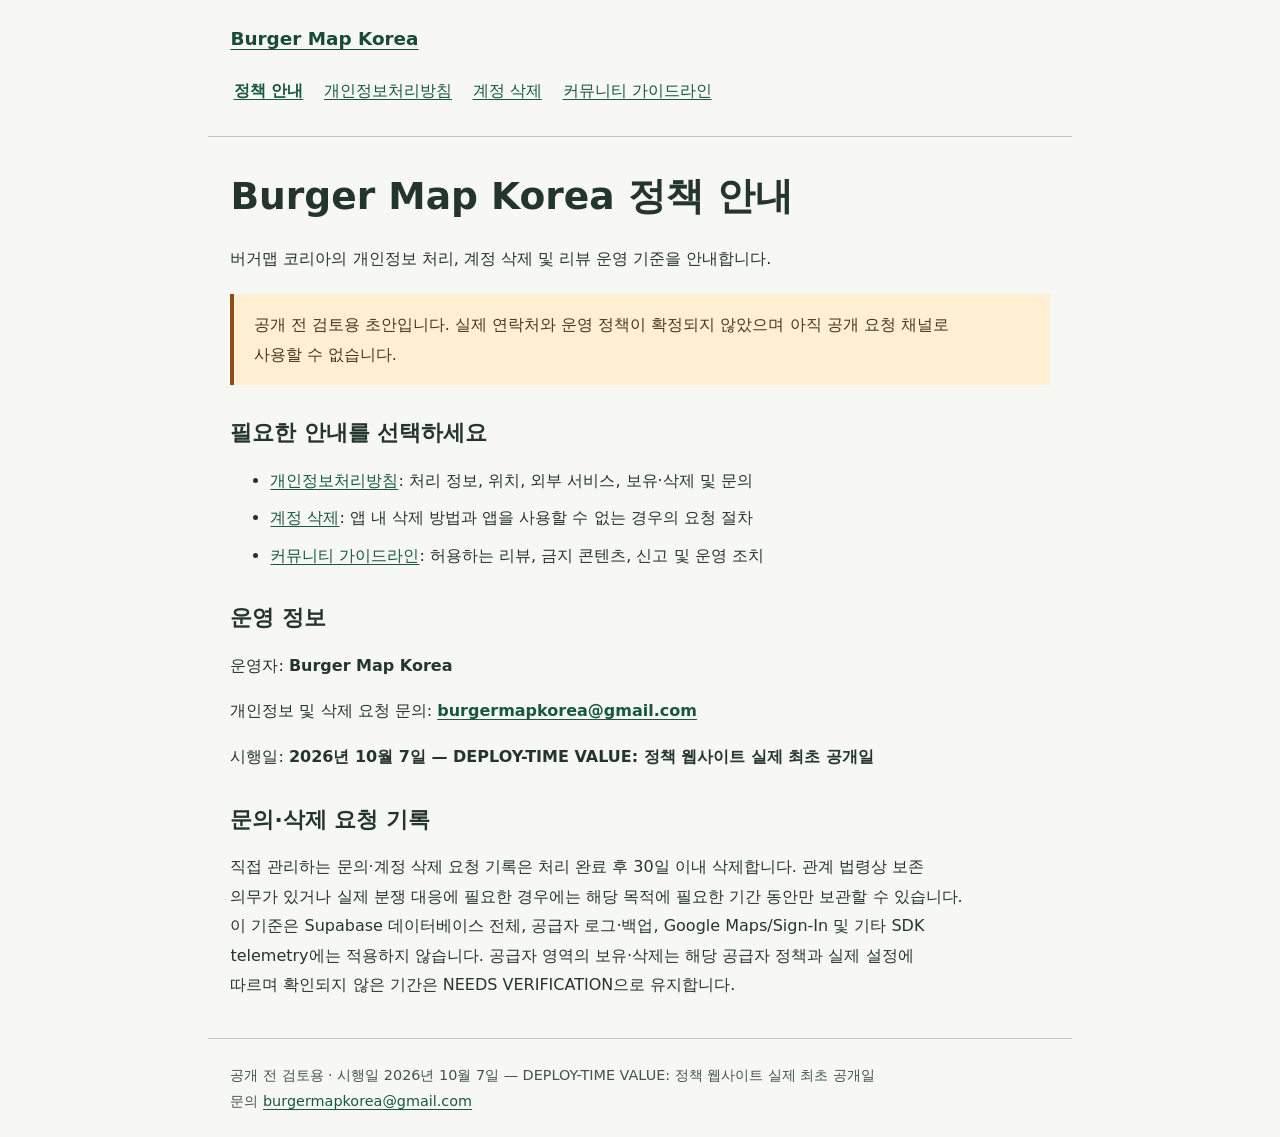
<file: index.html>
﻿<!DOCTYPE html>

<html lang="ko">
<head><meta charset="utf-8"/><meta content="width=device-width, initial-scale=1" name="viewport"/><meta content="no-referrer" name="referrer"/><title>정책 안내 | Burger Map Korea</title><meta content="Burger Map Korea 정책 안내 — 공개 전 검토용 초안" name="description"/><link href="styles.css" rel="stylesheet"/></head>
<body><a class="skip" href="#main">본문으로 건너뛰기</a><header><a class="brand" href="index.html">Burger Map Korea</a><nav aria-label="정책 메뉴"><a aria-current="page" href="index.html">정책 안내</a><a href="privacy.html">개인정보처리방침</a><a href="account-deletion.html">계정 삭제</a><a href="community-guidelines.html">커뮤니티 가이드라인</a></nav></header><main id="main" tabindex="-1"><h1>Burger Map Korea 정책 안내</h1>
<p>버거맵 코리아의 개인정보 처리, 계정 삭제 및 리뷰 운영 기준을 안내합니다.</p>
<blockquote>
<p>공개 전 검토용 초안입니다. 실제 연락처와 운영 정책이 확정되지 않았으며 아직 공개 요청 채널로 사용할 수 없습니다.</p>
</blockquote>
<h2>필요한 안내를 선택하세요</h2>
<ul>
<li><a href="privacy.html">개인정보처리방침</a>: 처리 정보, 위치, 외부 서비스, 보유·삭제 및 문의</li>
<li><a href="account-deletion.html">계정 삭제</a>: 앱 내 삭제 방법과 앱을 사용할 수 없는 경우의 요청 절차</li>
<li><a href="community-guidelines.html">커뮤니티 가이드라인</a>: 허용하는 리뷰, 금지 콘텐츠, 신고 및 운영 조치</li>
</ul>
<h2>운영 정보</h2>
<p>운영자: <strong>Burger Map Korea</strong></p>
<p>개인정보 및 삭제 요청 문의: <strong><a href="mailto:burgermapkorea@gmail.com">burgermapkorea@gmail.com</a></strong></p>
<p>시행일: <strong>2026년 10월 7일 — DEPLOY-TIME VALUE: 정책 웹사이트 실제 최초 공개일</strong></p><h2>문의·삭제 요청 기록</h2><p>직접 관리하는 문의·계정 삭제 요청 기록은 처리 완료 후 30일 이내 삭제합니다. 관계 법령상 보존 의무가 있거나 실제 분쟁 대응에 필요한 경우에는 해당 목적에 필요한 기간 동안만 보관할 수 있습니다. 이 기준은 Supabase 데이터베이스 전체, 공급자 로그·백업, Google Maps/Sign-In 및 기타 SDK telemetry에는 적용하지 않습니다. 공급자 영역의 보유·삭제는 해당 공급자 정책과 실제 설정에 따르며 확인되지 않은 기간은 NEEDS VERIFICATION으로 유지합니다.</p></main><footer>공개 전 검토용 · 시행일 2026년 10월 7일 — DEPLOY-TIME VALUE: 정책 웹사이트 실제 최초 공개일<br/>문의 <a href="mailto:burgermapkorea@gmail.com">burgermapkorea@gmail.com</a></footer></body>
</html>
</file>
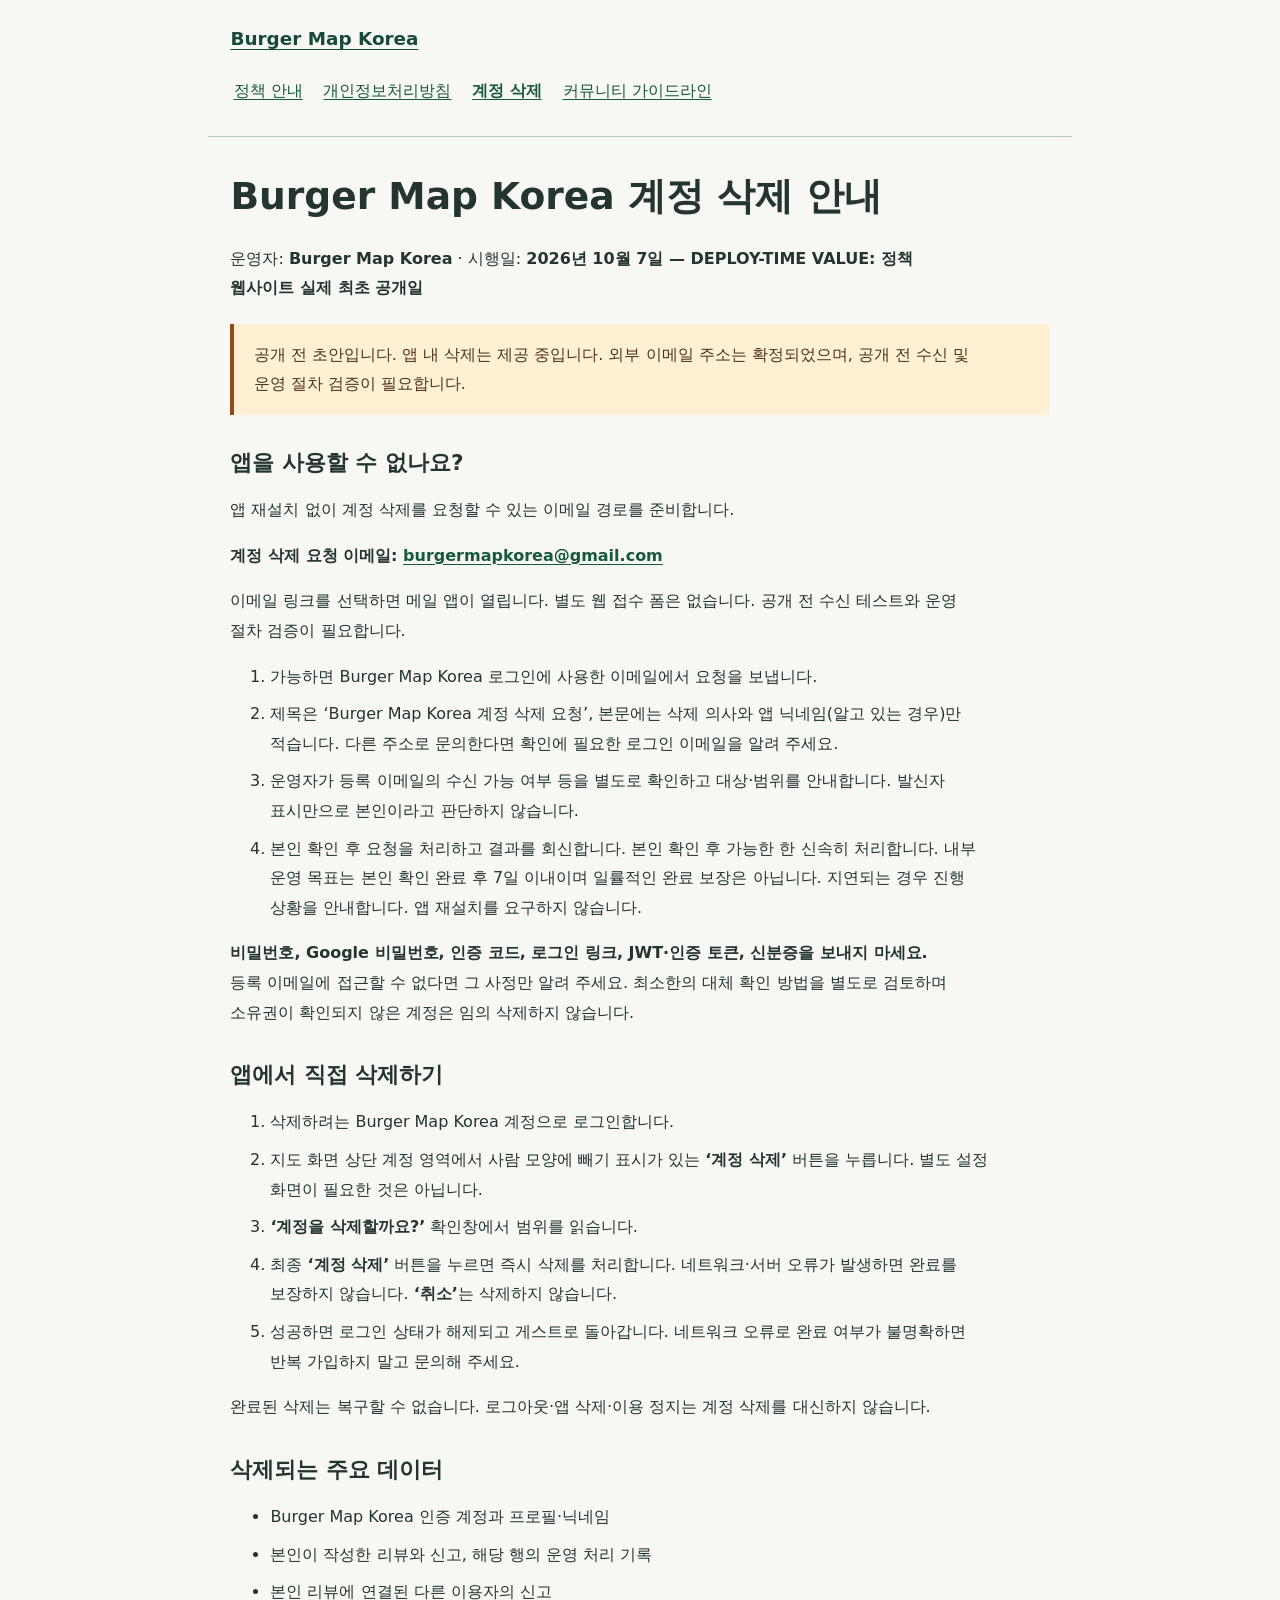
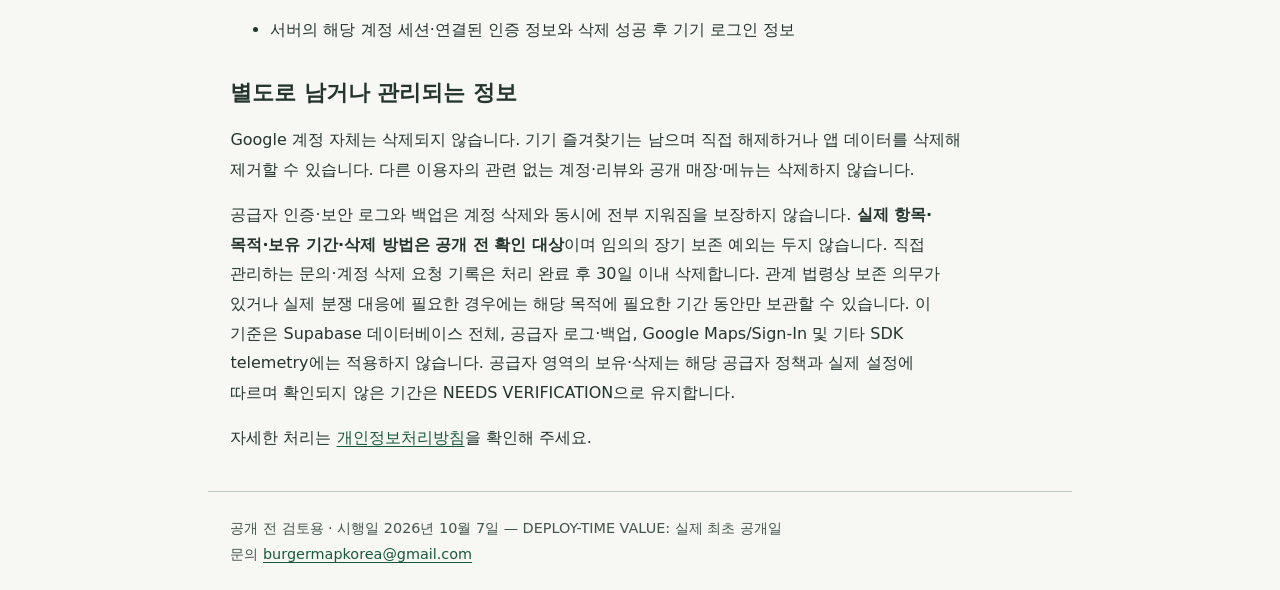
<file: account-deletion.html>
﻿<!DOCTYPE html>

<html lang="ko">
<head><meta charset="utf-8"/><meta content="width=device-width, initial-scale=1" name="viewport"/><meta content="no-referrer" name="referrer"/><title>계정 삭제 | Burger Map Korea</title><meta content="Burger Map Korea 계정 삭제 — 공개 전 검토용 초안" name="description"/><link href="styles.css" rel="stylesheet"/></head>
<body><a class="skip" href="#main">본문으로 건너뛰기</a><header><a class="brand" href="index.html">Burger Map Korea</a><nav aria-label="정책 메뉴"><a href="index.html">정책 안내</a><a href="privacy.html">개인정보처리방침</a><a aria-current="page" href="account-deletion.html">계정 삭제</a><a href="community-guidelines.html">커뮤니티 가이드라인</a></nav></header><main id="main" tabindex="-1"><h1>Burger Map Korea 계정 삭제 안내</h1>
<p>운영자: <strong>Burger Map Korea</strong> · 시행일: <strong>2026년 10월 7일 — DEPLOY-TIME VALUE: 정책 웹사이트 실제 최초 공개일</strong></p>
<blockquote>
<p>공개 전 초안입니다. 앱 내 삭제는 제공 중입니다. 외부 이메일 주소는 확정되었으며, 공개 전 수신 및 운영 절차 검증이 필요합니다.</p>
</blockquote>
<h2>앱을 사용할 수 없나요?</h2>
<p>앱 재설치 없이 계정 삭제를 요청할 수 있는 이메일 경로를 준비합니다.</p>
<p><strong>계정 삭제 요청 이메일: <a href="mailto:burgermapkorea@gmail.com">burgermapkorea@gmail.com</a></strong></p>
<p>이메일 링크를 선택하면 메일 앱이 열립니다. 별도 웹 접수 폼은 없습니다. 공개 전 수신 테스트와 운영 절차 검증이 필요합니다.</p>
<ol>
<li>가능하면 Burger Map Korea 로그인에 사용한 이메일에서 요청을 보냅니다.</li>
<li>제목은 ‘Burger Map Korea 계정 삭제 요청’, 본문에는 삭제 의사와 앱 닉네임(알고 있는 경우)만 적습니다. 다른 주소로 문의한다면 확인에 필요한 로그인 이메일을 알려 주세요.</li>
<li>운영자가 등록 이메일의 수신 가능 여부 등을 별도로 확인하고 대상·범위를 안내합니다. 발신자 표시만으로 본인이라고 판단하지 않습니다.</li>
<li>본인 확인 후 요청을 처리하고 결과를 회신합니다. 본인 확인 후 가능한 한 신속히 처리합니다. 내부 운영 목표는 본인 확인 완료 후 7일 이내이며 일률적인 완료 보장은 아닙니다. 지연되는 경우 진행 상황을 안내합니다. 앱 재설치를 요구하지 않습니다.</li>
</ol>
<p><strong>비밀번호, Google 비밀번호, 인증 코드, 로그인 링크, JWT·인증 토큰, 신분증을 보내지 마세요.</strong> 등록 이메일에 접근할 수 없다면 그 사정만 알려 주세요. 최소한의 대체 확인 방법을 별도로 검토하며 소유권이 확인되지 않은 계정은 임의 삭제하지 않습니다.</p>
<h2>앱에서 직접 삭제하기</h2>
<ol>
<li>삭제하려는 Burger Map Korea 계정으로 로그인합니다.</li>
<li>지도 화면 상단 계정 영역에서 사람 모양에 빼기 표시가 있는 <strong>‘계정 삭제’</strong> 버튼을 누릅니다. 별도 설정 화면이 필요한 것은 아닙니다.</li>
<li><strong>‘계정을 삭제할까요?’</strong> 확인창에서 범위를 읽습니다.</li>
<li>최종 <strong>‘계정 삭제’</strong> 버튼을 누르면 즉시 삭제를 처리합니다. 네트워크·서버 오류가 발생하면 완료를 보장하지 않습니다. <strong>‘취소’</strong>는 삭제하지 않습니다.</li>
<li>성공하면 로그인 상태가 해제되고 게스트로 돌아갑니다. 네트워크 오류로 완료 여부가 불명확하면 반복 가입하지 말고 문의해 주세요.</li>
</ol>
<p>완료된 삭제는 복구할 수 없습니다. 로그아웃·앱 삭제·이용 정지는 계정 삭제를 대신하지 않습니다.</p>
<h2>삭제되는 주요 데이터</h2>
<ul>
<li>Burger Map Korea 인증 계정과 프로필·닉네임</li>
<li>본인이 작성한 리뷰와 신고, 해당 행의 운영 처리 기록</li>
<li>본인 리뷰에 연결된 다른 이용자의 신고</li>
<li>서버의 해당 계정 세션·연결된 인증 정보와 삭제 성공 후 기기 로그인 정보</li>
</ul>
<h2>별도로 남거나 관리되는 정보</h2>
<p>Google 계정 자체는 삭제되지 않습니다. 기기 즐겨찾기는 남으며 직접 해제하거나 앱 데이터를 삭제해 제거할 수 있습니다. 다른 이용자의 관련 없는 계정·리뷰와 공개 매장·메뉴는 삭제하지 않습니다.</p>
<p>공급자 인증·보안 로그와 백업은 계정 삭제와 동시에 전부 지워짐을 보장하지 않습니다. <strong>실제 항목·목적·보유 기간·삭제 방법은 공개 전 확인 대상</strong>이며 임의의 장기 보존 예외는 두지 않습니다. 직접 관리하는 문의·계정 삭제 요청 기록은 처리 완료 후 30일 이내 삭제합니다. 관계 법령상 보존 의무가 있거나 실제 분쟁 대응에 필요한 경우에는 해당 목적에 필요한 기간 동안만 보관할 수 있습니다. 이 기준은 Supabase 데이터베이스 전체, 공급자 로그·백업, Google Maps/Sign-In 및 기타 SDK telemetry에는 적용하지 않습니다. 공급자 영역의 보유·삭제는 해당 공급자 정책과 실제 설정에 따르며 확인되지 않은 기간은 NEEDS VERIFICATION으로 유지합니다.</p>
<p>자세한 처리는 <a href="privacy.html">개인정보처리방침</a>을 확인해 주세요.</p></main><footer>공개 전 검토용 · 시행일 2026년 10월 7일 — DEPLOY-TIME VALUE: 실제 최초 공개일<br/>문의 <a href="mailto:burgermapkorea@gmail.com">burgermapkorea@gmail.com</a></footer></body>
</html>
</file>
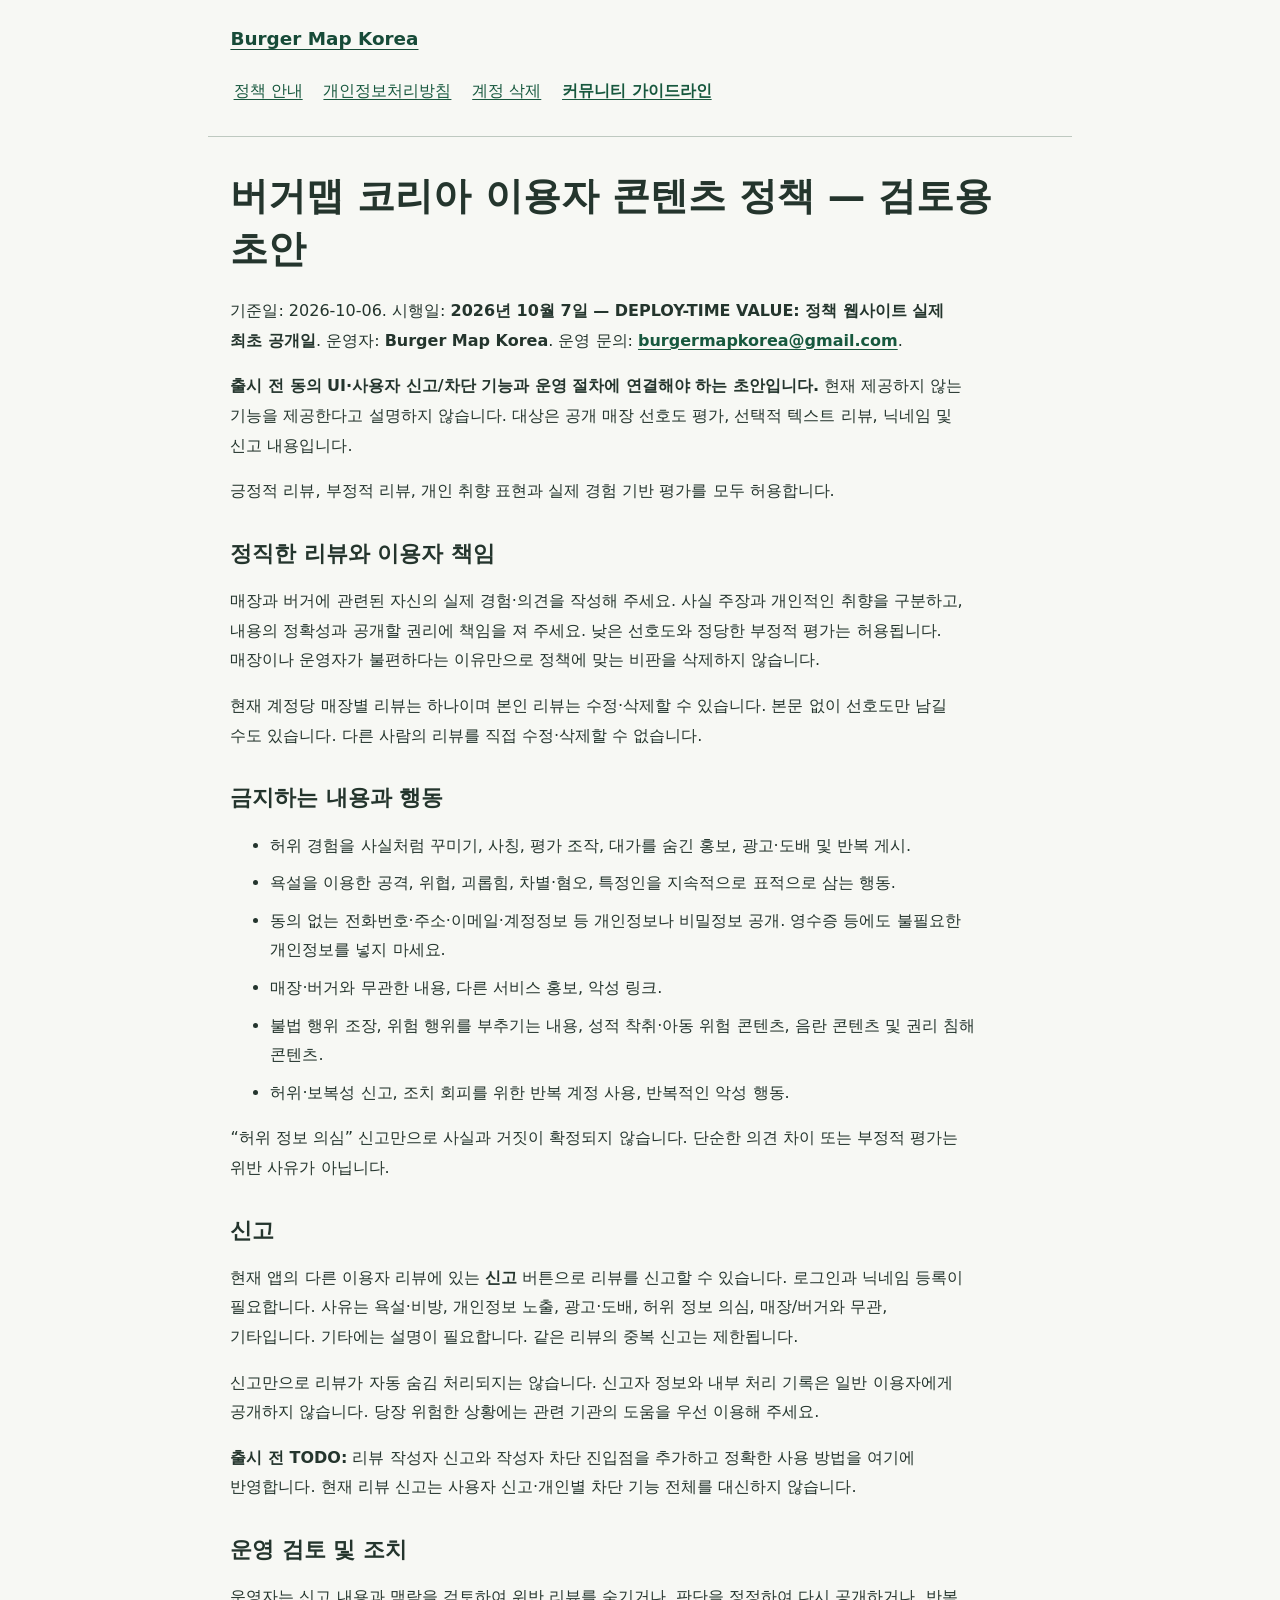
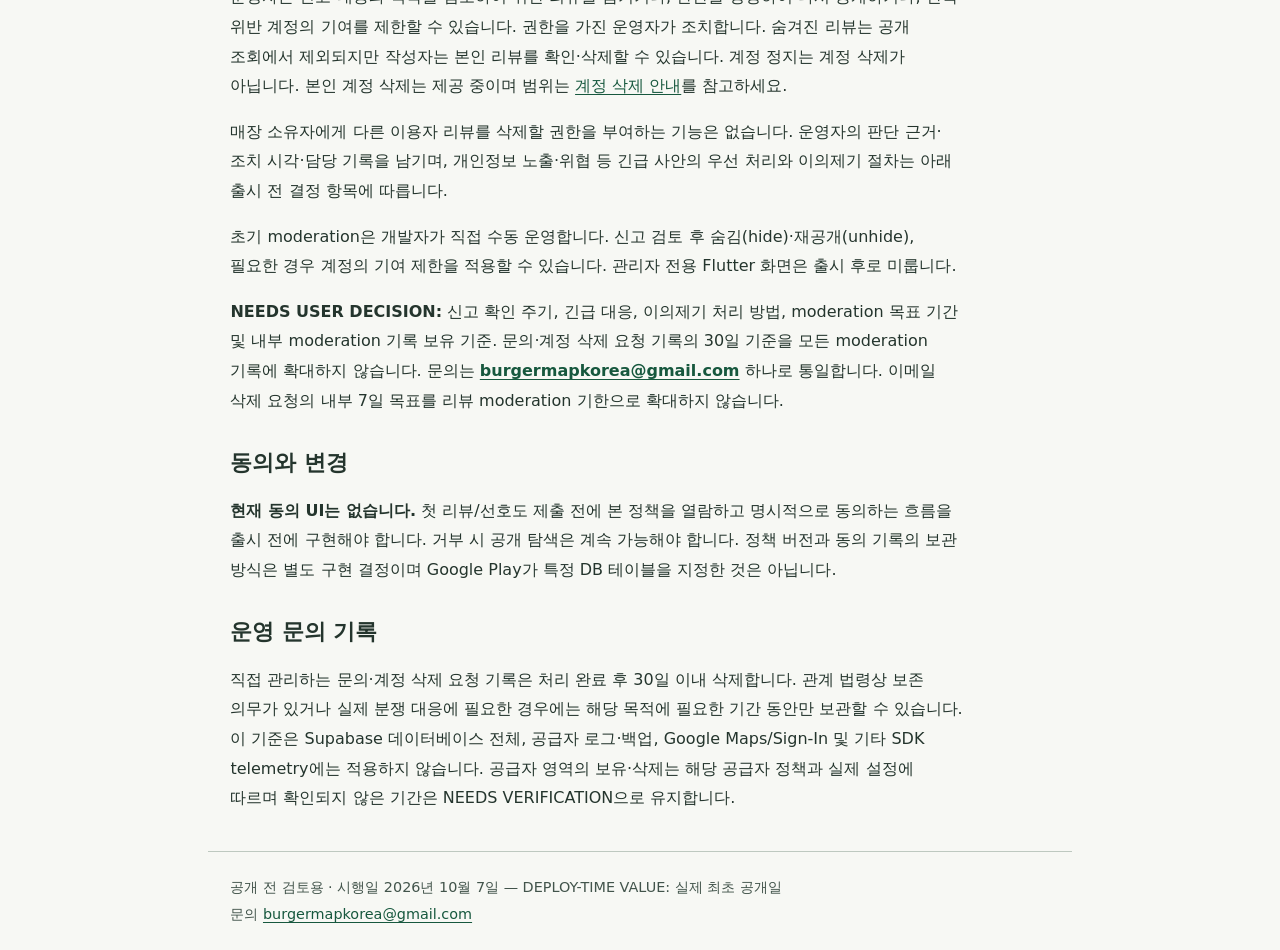
<file: community-guidelines.html>
﻿<!DOCTYPE html>

<html lang="ko">
<head><meta charset="utf-8"/><meta content="width=device-width, initial-scale=1" name="viewport"/><meta content="no-referrer" name="referrer"/><title>커뮤니티 가이드라인 | Burger Map Korea</title><meta content="Burger Map Korea 커뮤니티 가이드라인 — 공개 전 검토용 초안" name="description"/><link href="styles.css" rel="stylesheet"/></head>
<body><a class="skip" href="#main">본문으로 건너뛰기</a><header><a class="brand" href="index.html">Burger Map Korea</a><nav aria-label="정책 메뉴"><a href="index.html">정책 안내</a><a href="privacy.html">개인정보처리방침</a><a href="account-deletion.html">계정 삭제</a><a aria-current="page" href="community-guidelines.html">커뮤니티 가이드라인</a></nav></header><main id="main" tabindex="-1"><h1>버거맵 코리아 이용자 콘텐츠 정책 — 검토용 초안</h1>
<p>기준일: 2026-10-06. 시행일: <strong>2026년 10월 7일 — DEPLOY-TIME VALUE: 정책 웹사이트 실제 최초 공개일</strong>. 운영자: <strong>Burger Map Korea</strong>. 운영 문의: <strong><a href="mailto:burgermapkorea@gmail.com">burgermapkorea@gmail.com</a></strong>.</p>
<p><strong>출시 전 동의 UI·사용자 신고/차단 기능과 운영 절차에 연결해야 하는 초안입니다.</strong> 현재 제공하지 않는 기능을 제공한다고 설명하지 않습니다. 대상은 공개 매장 선호도 평가, 선택적 텍스트 리뷰, 닉네임 및 신고 내용입니다.</p>
<p>긍정적 리뷰, 부정적 리뷰, 개인 취향 표현과 실제 경험 기반 평가를 모두 허용합니다.</p>
<h2>정직한 리뷰와 이용자 책임</h2>
<p>매장과 버거에 관련된 자신의 실제 경험·의견을 작성해 주세요. 사실 주장과 개인적인 취향을 구분하고, 내용의 정확성과 공개할 권리에 책임을 져 주세요. 낮은 선호도와 정당한 부정적 평가는 허용됩니다. 매장이나 운영자가 불편하다는 이유만으로 정책에 맞는 비판을 삭제하지 않습니다.</p>
<p>현재 계정당 매장별 리뷰는 하나이며 본인 리뷰는 수정·삭제할 수 있습니다. 본문 없이 선호도만 남길 수도 있습니다. 다른 사람의 리뷰를 직접 수정·삭제할 수 없습니다.</p>
<h2>금지하는 내용과 행동</h2>
<ul>
<li>허위 경험을 사실처럼 꾸미기, 사칭, 평가 조작, 대가를 숨긴 홍보, 광고·도배 및 반복 게시.</li>
<li>욕설을 이용한 공격, 위협, 괴롭힘, 차별·혐오, 특정인을 지속적으로 표적으로 삼는 행동.</li>
<li>동의 없는 전화번호·주소·이메일·계정정보 등 개인정보나 비밀정보 공개. 영수증 등에도 불필요한 개인정보를 넣지 마세요.</li>
<li>매장·버거와 무관한 내용, 다른 서비스 홍보, 악성 링크.</li>
<li>불법 행위 조장, 위험 행위를 부추기는 내용, 성적 착취·아동 위험 콘텐츠, 음란 콘텐츠 및 권리 침해 콘텐츠.</li>
<li>허위·보복성 신고, 조치 회피를 위한 반복 계정 사용, 반복적인 악성 행동.</li>
</ul>
<p>“허위 정보 의심” 신고만으로 사실과 거짓이 확정되지 않습니다. 단순한 의견 차이 또는 부정적 평가는 위반 사유가 아닙니다.</p>
<h2>신고</h2>
<p>현재 앱의 다른 이용자 리뷰에 있는 <strong>신고</strong> 버튼으로 리뷰를 신고할 수 있습니다. 로그인과 닉네임 등록이 필요합니다. 사유는 욕설·비방, 개인정보 노출, 광고·도배, 허위 정보 의심, 매장/버거와 무관, 기타입니다. 기타에는 설명이 필요합니다. 같은 리뷰의 중복 신고는 제한됩니다.</p>
<p>신고만으로 리뷰가 자동 숨김 처리되지는 않습니다. 신고자 정보와 내부 처리 기록은 일반 이용자에게 공개하지 않습니다. 당장 위험한 상황에는 관련 기관의 도움을 우선 이용해 주세요.</p>
<p><strong>출시 전 TODO:</strong> 리뷰 작성자 신고와 작성자 차단 진입점을 추가하고 정확한 사용 방법을 여기에 반영합니다. 현재 리뷰 신고는 사용자 신고·개인별 차단 기능 전체를 대신하지 않습니다.</p>
<h2>운영 검토 및 조치</h2>
<p>운영자는 신고 내용과 맥락을 검토하여 위반 리뷰를 숨기거나, 판단을 정정하여 다시 공개하거나, 반복 위반 계정의 기여를 제한할 수 있습니다. 권한을 가진 운영자가 조치합니다. 숨겨진 리뷰는 공개 조회에서 제외되지만 작성자는 본인 리뷰를 확인·삭제할 수 있습니다. 계정 정지는 계정 삭제가 아닙니다. 본인 계정 삭제는 제공 중이며 범위는 <a href="account-deletion.html">계정 삭제 안내</a>를 참고하세요.</p>
<p>매장 소유자에게 다른 이용자 리뷰를 삭제할 권한을 부여하는 기능은 없습니다. 운영자의 판단 근거·조치 시각·담당 기록을 남기며, 개인정보 노출·위협 등 긴급 사안의 우선 처리와 이의제기 절차는 아래 출시 전 결정 항목에 따릅니다.</p>
<p>초기 moderation은 개발자가 직접 수동 운영합니다. 신고 검토 후 숨김(hide)·재공개(unhide), 필요한 경우 계정의 기여 제한을 적용할 수 있습니다. 관리자 전용 Flutter 화면은 출시 후로 미룹니다.</p>
<p><strong>NEEDS USER DECISION:</strong> 신고 확인 주기, 긴급 대응, 이의제기 처리 방법, moderation 목표 기간 및 내부 moderation 기록 보유 기준. 문의·계정 삭제 요청 기록의 30일 기준을 모든 moderation 기록에 확대하지 않습니다. 문의는 <strong><a href="mailto:burgermapkorea@gmail.com">burgermapkorea@gmail.com</a></strong> 하나로 통일합니다. 이메일 삭제 요청의 내부 7일 목표를 리뷰 moderation 기한으로 확대하지 않습니다.</p>
<h2>동의와 변경</h2>
<p><strong>현재 동의 UI는 없습니다.</strong> 첫 리뷰/선호도 제출 전에 본 정책을 열람하고 명시적으로 동의하는 흐름을 출시 전에 구현해야 합니다. 거부 시 공개 탐색은 계속 가능해야 합니다. 정책 버전과 동의 기록의 보관 방식은 별도 구현 결정이며 Google Play가 특정 DB 테이블을 지정한 것은 아닙니다.</p>
<h2>운영 문의 기록</h2>
<p>직접 관리하는 문의·계정 삭제 요청 기록은 처리 완료 후 30일 이내 삭제합니다. 관계 법령상 보존 의무가 있거나 실제 분쟁 대응에 필요한 경우에는 해당 목적에 필요한 기간 동안만 보관할 수 있습니다. 이 기준은 Supabase 데이터베이스 전체, 공급자 로그·백업, Google Maps/Sign-In 및 기타 SDK telemetry에는 적용하지 않습니다. 공급자 영역의 보유·삭제는 해당 공급자 정책과 실제 설정에 따르며 확인되지 않은 기간은 NEEDS VERIFICATION으로 유지합니다.</p></main><footer>공개 전 검토용 · 시행일 2026년 10월 7일 — DEPLOY-TIME VALUE: 실제 최초 공개일<br/>문의 <a href="mailto:burgermapkorea@gmail.com">burgermapkorea@gmail.com</a></footer></body>
</html>
</file>
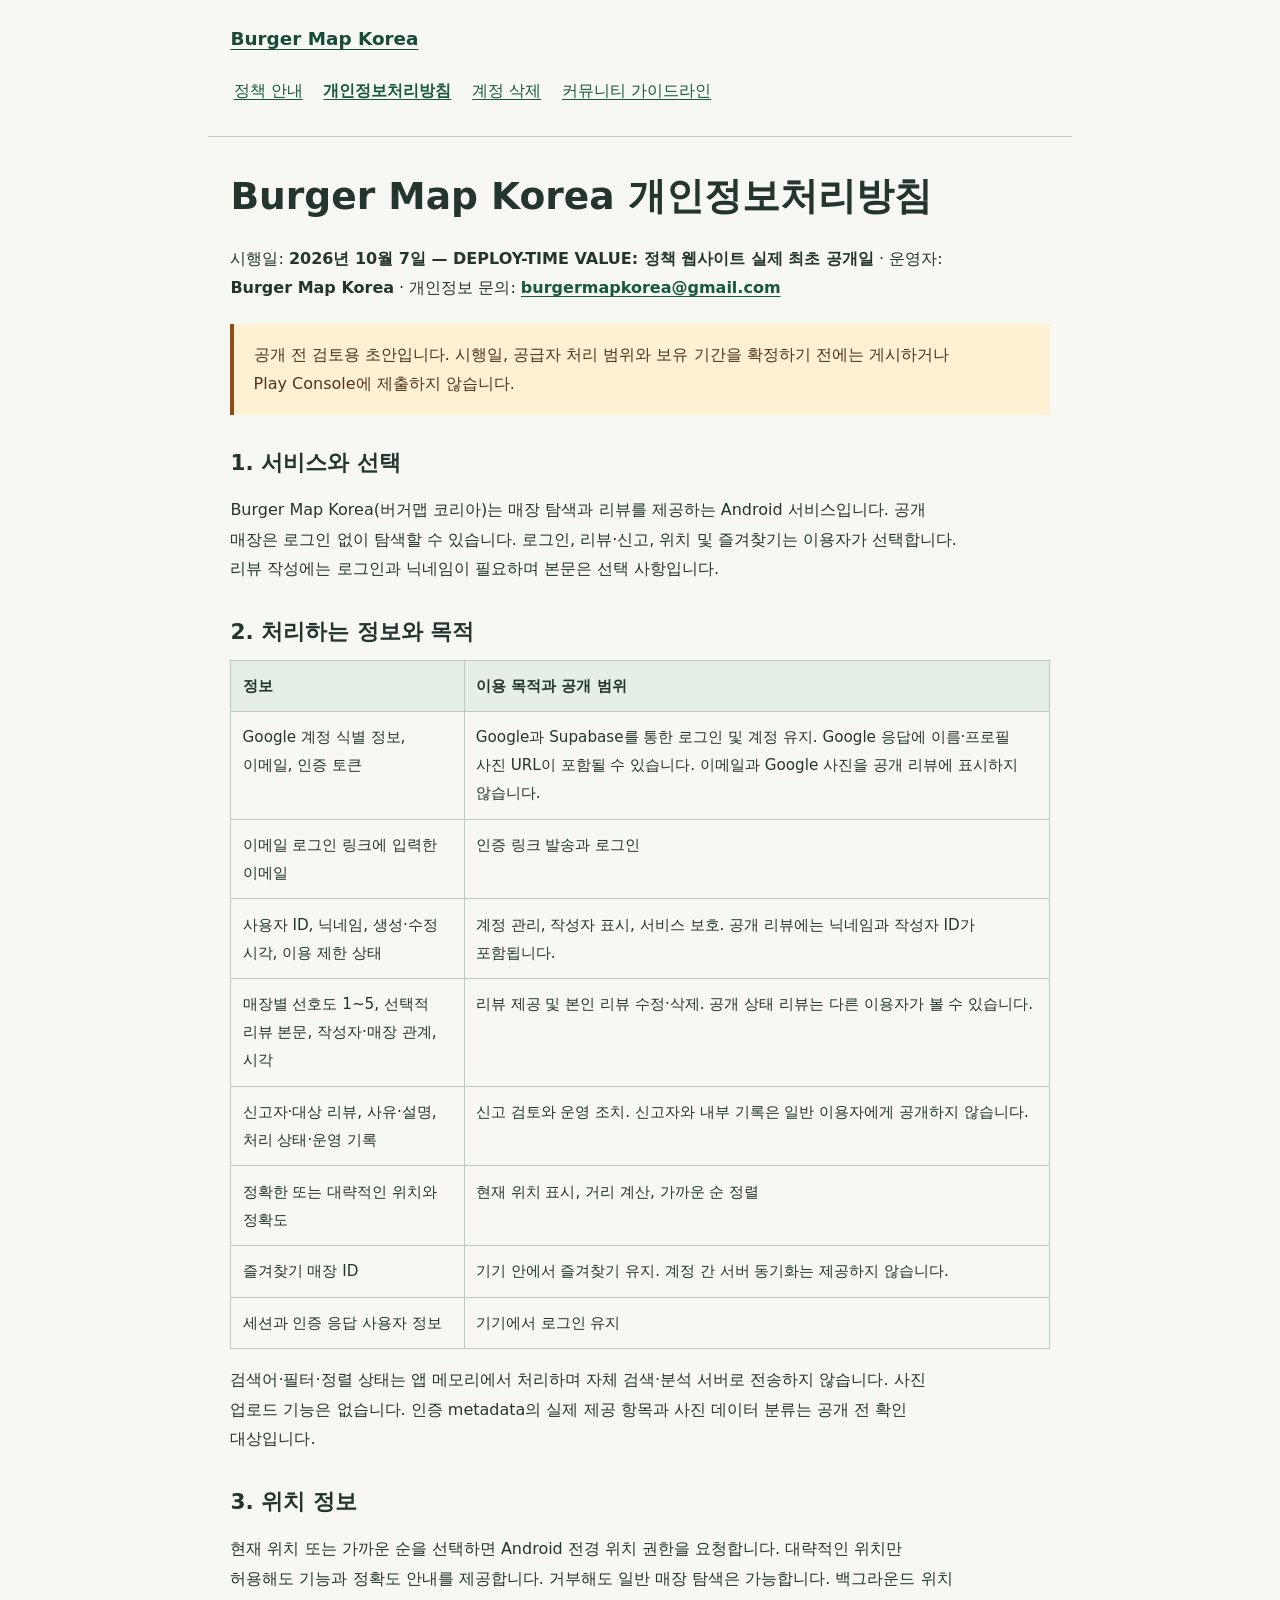
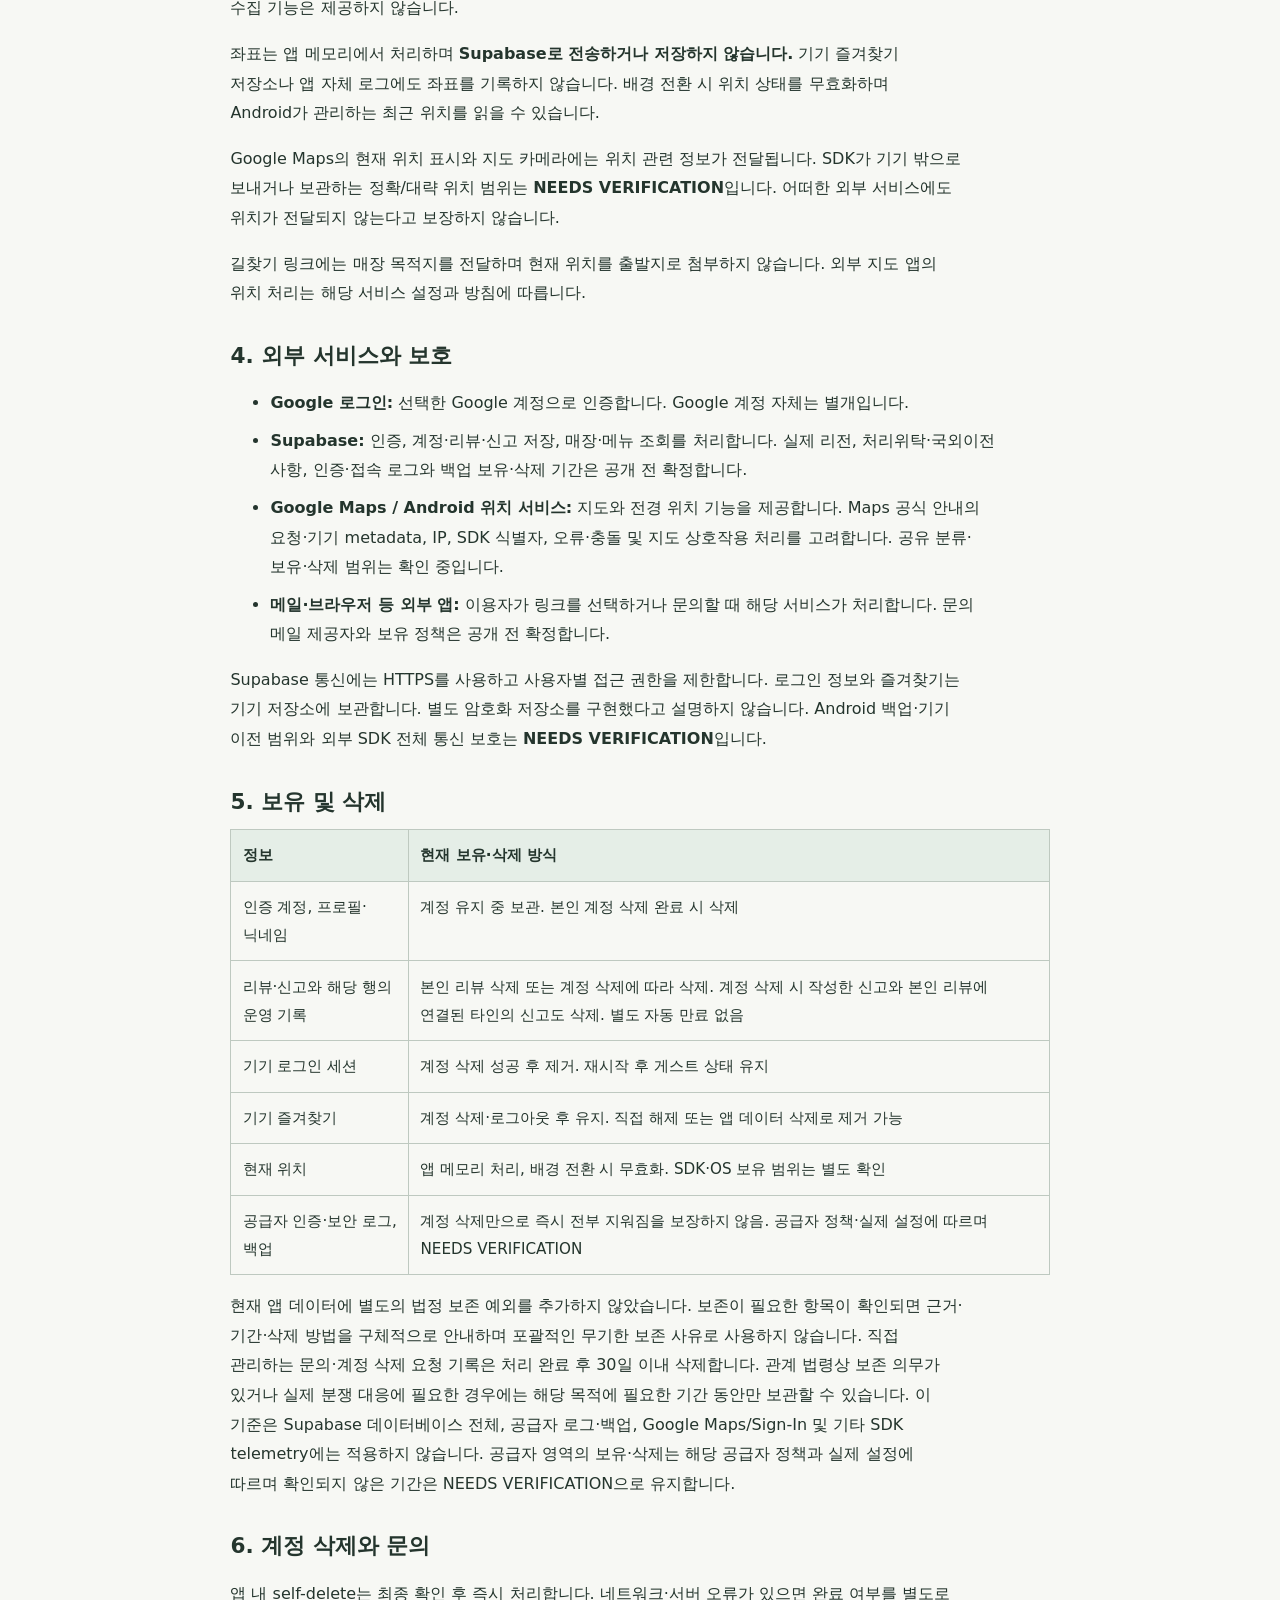
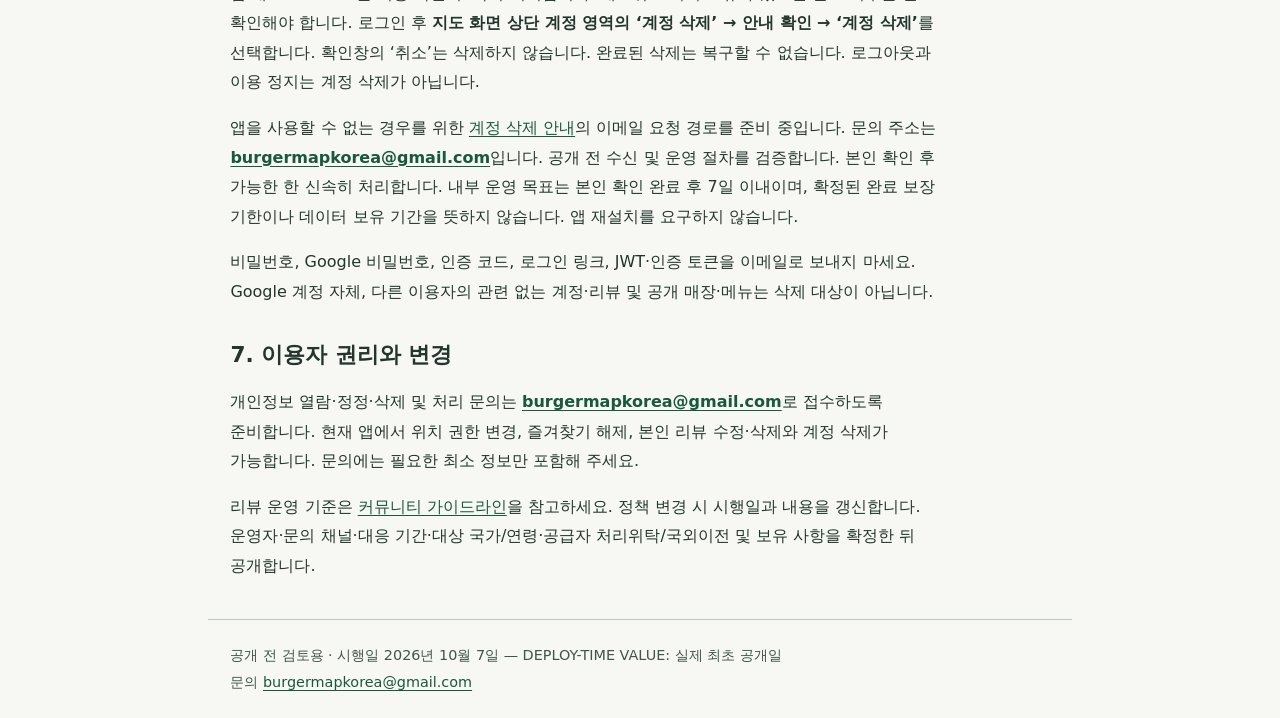
<file: privacy.html>
﻿<!DOCTYPE html>

<html lang="ko">
<head><meta charset="utf-8"/><meta content="width=device-width, initial-scale=1" name="viewport"/><meta content="no-referrer" name="referrer"/><title>개인정보처리방침 | Burger Map Korea</title><meta content="Burger Map Korea 개인정보처리방침 — 공개 전 검토용 초안" name="description"/><link href="styles.css" rel="stylesheet"/></head>
<body><a class="skip" href="#main">본문으로 건너뛰기</a><header><a class="brand" href="index.html">Burger Map Korea</a><nav aria-label="정책 메뉴"><a href="index.html">정책 안내</a><a aria-current="page" href="privacy.html">개인정보처리방침</a><a href="account-deletion.html">계정 삭제</a><a href="community-guidelines.html">커뮤니티 가이드라인</a></nav></header><main id="main" tabindex="-1"><h1>Burger Map Korea 개인정보처리방침</h1>
<p>시행일: <strong>2026년 10월 7일 — DEPLOY-TIME VALUE: 정책 웹사이트 실제 최초 공개일</strong> · 운영자: <strong>Burger Map Korea</strong> · 개인정보 문의: <strong><a href="mailto:burgermapkorea@gmail.com">burgermapkorea@gmail.com</a></strong></p>
<blockquote>
<p>공개 전 검토용 초안입니다. 시행일, 공급자 처리 범위와 보유 기간을 확정하기 전에는 게시하거나 Play Console에 제출하지 않습니다.</p>
</blockquote>
<h2>1. 서비스와 선택</h2>
<p>Burger Map Korea(버거맵 코리아)는 매장 탐색과 리뷰를 제공하는 Android 서비스입니다. 공개 매장은 로그인 없이 탐색할 수 있습니다. 로그인, 리뷰·신고, 위치 및 즐겨찾기는 이용자가 선택합니다. 리뷰 작성에는 로그인과 닉네임이 필요하며 본문은 선택 사항입니다.</p>
<h2>2. 처리하는 정보와 목적</h2>
<table>
<thead>
<tr>
<th scope="col">정보</th>
<th scope="col">이용 목적과 공개 범위</th>
</tr>
</thead>
<tbody>
<tr>
<td>Google 계정 식별 정보, 이메일, 인증 토큰</td>
<td>Google과 Supabase를 통한 로그인 및 계정 유지. Google 응답에 이름·프로필 사진 URL이 포함될 수 있습니다. 이메일과 Google 사진을 공개 리뷰에 표시하지 않습니다.</td>
</tr>
<tr>
<td>이메일 로그인 링크에 입력한 이메일</td>
<td>인증 링크 발송과 로그인</td>
</tr>
<tr>
<td>사용자 ID, 닉네임, 생성·수정 시각, 이용 제한 상태</td>
<td>계정 관리, 작성자 표시, 서비스 보호. 공개 리뷰에는 닉네임과 작성자 ID가 포함됩니다.</td>
</tr>
<tr>
<td>매장별 선호도 1~5, 선택적 리뷰 본문, 작성자·매장 관계, 시각</td>
<td>리뷰 제공 및 본인 리뷰 수정·삭제. 공개 상태 리뷰는 다른 이용자가 볼 수 있습니다.</td>
</tr>
<tr>
<td>신고자·대상 리뷰, 사유·설명, 처리 상태·운영 기록</td>
<td>신고 검토와 운영 조치. 신고자와 내부 기록은 일반 이용자에게 공개하지 않습니다.</td>
</tr>
<tr>
<td>정확한 또는 대략적인 위치와 정확도</td>
<td>현재 위치 표시, 거리 계산, 가까운 순 정렬</td>
</tr>
<tr>
<td>즐겨찾기 매장 ID</td>
<td>기기 안에서 즐겨찾기 유지. 계정 간 서버 동기화는 제공하지 않습니다.</td>
</tr>
<tr>
<td>세션과 인증 응답 사용자 정보</td>
<td>기기에서 로그인 유지</td>
</tr>
</tbody>
</table>
<p>검색어·필터·정렬 상태는 앱 메모리에서 처리하며 자체 검색·분석 서버로 전송하지 않습니다. 사진 업로드 기능은 없습니다. 인증 metadata의 실제 제공 항목과 사진 데이터 분류는 공개 전 확인 대상입니다.</p>
<h2>3. 위치 정보</h2>
<p>현재 위치 또는 가까운 순을 선택하면 Android 전경 위치 권한을 요청합니다. 대략적인 위치만 허용해도 기능과 정확도 안내를 제공합니다. 거부해도 일반 매장 탐색은 가능합니다. 백그라운드 위치 수집 기능은 제공하지 않습니다.</p>
<p>좌표는 앱 메모리에서 처리하며 <strong>Supabase로 전송하거나 저장하지 않습니다.</strong> 기기 즐겨찾기 저장소나 앱 자체 로그에도 좌표를 기록하지 않습니다. 배경 전환 시 위치 상태를 무효화하며 Android가 관리하는 최근 위치를 읽을 수 있습니다.</p>
<p>Google Maps의 현재 위치 표시와 지도 카메라에는 위치 관련 정보가 전달됩니다. SDK가 기기 밖으로 보내거나 보관하는 정확/대략 위치 범위는 <strong>NEEDS VERIFICATION</strong>입니다. 어떠한 외부 서비스에도 위치가 전달되지 않는다고 보장하지 않습니다.</p>
<p>길찾기 링크에는 매장 목적지를 전달하며 현재 위치를 출발지로 첨부하지 않습니다. 외부 지도 앱의 위치 처리는 해당 서비스 설정과 방침에 따릅니다.</p>
<h2>4. 외부 서비스와 보호</h2>
<ul>
<li><strong>Google 로그인:</strong> 선택한 Google 계정으로 인증합니다. Google 계정 자체는 별개입니다.</li>
<li><strong>Supabase:</strong> 인증, 계정·리뷰·신고 저장, 매장·메뉴 조회를 처리합니다. 실제 리전, 처리위탁·국외이전 사항, 인증·접속 로그와 백업 보유·삭제 기간은 공개 전 확정합니다.</li>
<li><strong>Google Maps / Android 위치 서비스:</strong> 지도와 전경 위치 기능을 제공합니다. Maps 공식 안내의 요청·기기 metadata, IP, SDK 식별자, 오류·충돌 및 지도 상호작용 처리를 고려합니다. 공유 분류·보유·삭제 범위는 확인 중입니다.</li>
<li><strong>메일·브라우저 등 외부 앱:</strong> 이용자가 링크를 선택하거나 문의할 때 해당 서비스가 처리합니다. 문의 메일 제공자와 보유 정책은 공개 전 확정합니다.</li>
</ul>
<p>Supabase 통신에는 HTTPS를 사용하고 사용자별 접근 권한을 제한합니다. 로그인 정보와 즐겨찾기는 기기 저장소에 보관합니다. 별도 암호화 저장소를 구현했다고 설명하지 않습니다. Android 백업·기기 이전 범위와 외부 SDK 전체 통신 보호는 <strong>NEEDS VERIFICATION</strong>입니다.</p>
<h2>5. 보유 및 삭제</h2>
<table>
<thead>
<tr>
<th scope="col">정보</th>
<th scope="col">현재 보유·삭제 방식</th>
</tr>
</thead>
<tbody>
<tr>
<td>인증 계정, 프로필·닉네임</td>
<td>계정 유지 중 보관. 본인 계정 삭제 완료 시 삭제</td>
</tr>
<tr>
<td>리뷰·신고와 해당 행의 운영 기록</td>
<td>본인 리뷰 삭제 또는 계정 삭제에 따라 삭제. 계정 삭제 시 작성한 신고와 본인 리뷰에 연결된 타인의 신고도 삭제. 별도 자동 만료 없음</td>
</tr>
<tr>
<td>기기 로그인 세션</td>
<td>계정 삭제 성공 후 제거. 재시작 후 게스트 상태 유지</td>
</tr>
<tr>
<td>기기 즐겨찾기</td>
<td>계정 삭제·로그아웃 후 유지. 직접 해제 또는 앱 데이터 삭제로 제거 가능</td>
</tr>
<tr>
<td>현재 위치</td>
<td>앱 메모리 처리, 배경 전환 시 무효화. SDK·OS 보유 범위는 별도 확인</td>
</tr>
<tr>
<td>공급자 인증·보안 로그, 백업</td>
<td>계정 삭제만으로 즉시 전부 지워짐을 보장하지 않음. 공급자 정책·실제 설정에 따르며 NEEDS VERIFICATION</td>
</tr>
</tbody>
</table>
<p>현재 앱 데이터에 별도의 법정 보존 예외를 추가하지 않았습니다. 보존이 필요한 항목이 확인되면 근거·기간·삭제 방법을 구체적으로 안내하며 포괄적인 무기한 보존 사유로 사용하지 않습니다. 직접 관리하는 문의·계정 삭제 요청 기록은 처리 완료 후 30일 이내 삭제합니다. 관계 법령상 보존 의무가 있거나 실제 분쟁 대응에 필요한 경우에는 해당 목적에 필요한 기간 동안만 보관할 수 있습니다. 이 기준은 Supabase 데이터베이스 전체, 공급자 로그·백업, Google Maps/Sign-In 및 기타 SDK telemetry에는 적용하지 않습니다. 공급자 영역의 보유·삭제는 해당 공급자 정책과 실제 설정에 따르며 확인되지 않은 기간은 NEEDS VERIFICATION으로 유지합니다.</p>
<h2>6. 계정 삭제와 문의</h2>
<p>앱 내 self-delete는 최종 확인 후 즉시 처리합니다. 네트워크·서버 오류가 있으면 완료 여부를 별도로 확인해야 합니다. 로그인 후 <strong>지도 화면 상단 계정 영역의 ‘계정 삭제’ → 안내 확인 → ‘계정 삭제’</strong>를 선택합니다. 확인창의 ‘취소’는 삭제하지 않습니다. 완료된 삭제는 복구할 수 없습니다. 로그아웃과 이용 정지는 계정 삭제가 아닙니다.</p>
<p>앱을 사용할 수 없는 경우를 위한 <a href="account-deletion.html">계정 삭제 안내</a>의 이메일 요청 경로를 준비 중입니다. 문의 주소는 <strong><a href="mailto:burgermapkorea@gmail.com">burgermapkorea@gmail.com</a></strong>입니다. 공개 전 수신 및 운영 절차를 검증합니다. 본인 확인 후 가능한 한 신속히 처리합니다. 내부 운영 목표는 본인 확인 완료 후 7일 이내이며, 확정된 완료 보장 기한이나 데이터 보유 기간을 뜻하지 않습니다. 앱 재설치를 요구하지 않습니다.</p>
<p>비밀번호, Google 비밀번호, 인증 코드, 로그인 링크, JWT·인증 토큰을 이메일로 보내지 마세요. Google 계정 자체, 다른 이용자의 관련 없는 계정·리뷰 및 공개 매장·메뉴는 삭제 대상이 아닙니다.</p>
<h2>7. 이용자 권리와 변경</h2>
<p>개인정보 열람·정정·삭제 및 처리 문의는 <strong><a href="mailto:burgermapkorea@gmail.com">burgermapkorea@gmail.com</a></strong>로 접수하도록 준비합니다. 현재 앱에서 위치 권한 변경, 즐겨찾기 해제, 본인 리뷰 수정·삭제와 계정 삭제가 가능합니다. 문의에는 필요한 최소 정보만 포함해 주세요.</p>
<p>리뷰 운영 기준은 <a href="community-guidelines.html">커뮤니티 가이드라인</a>을 참고하세요. 정책 변경 시 시행일과 내용을 갱신합니다. 운영자·문의 채널·대응 기간·대상 국가/연령·공급자 처리위탁/국외이전 및 보유 사항을 확정한 뒤 공개합니다.</p></main><footer>공개 전 검토용 · 시행일 2026년 10월 7일 — DEPLOY-TIME VALUE: 실제 최초 공개일<br/>문의 <a href="mailto:burgermapkorea@gmail.com">burgermapkorea@gmail.com</a></footer></body>
</html>
</file>
<file: styles.css>
*{box-sizing:border-box}html{color-scheme:light;scroll-behavior:auto}body{margin:0;background:#f7f8f4;color:#24352d;font-family:system-ui,-apple-system,"Malgun Gothic",sans-serif;font-size:1rem;line-height:1.85;word-break:keep-all;overflow-wrap:anywhere}header,main,footer{max-width:54rem;margin:auto;padding:1.4rem}header{border-bottom:1px solid #bec9c0}.brand{font-weight:800;font-size:1.15rem;color:#174b38}nav{display:flex;flex-wrap:wrap;gap:.3rem .9rem;margin-top:.8rem}a{color:#17583e;text-decoration:underline;text-underline-offset:.2em}nav a{padding:.45rem .2rem;min-height:44px}a[aria-current=page]{font-weight:800}a:focus-visible{outline:3px solid #983c0c;outline-offset:4px}h1{font-size:clamp(1.65rem,5vw,2.35rem);line-height:1.4;margin:.7rem 0 1.3rem}h2{font-size:1.35rem;line-height:1.5;margin:2rem 0 .7rem}p,li{max-width:72ch}li{margin:.5rem 0}blockquote{margin:1.3rem 0;padding:1rem 1.2rem;background:#fff0d4;border-left:4px solid #8f4a15;color:#4d341e}blockquote p{margin:0}table{width:100%;border-collapse:collapse;font-size:.95rem}th,td{text-align:left;vertical-align:top;border:1px solid #bec9c0;padding:.7rem}th{background:#e5eee7}footer{border-top:1px solid #bec9c0;color:#42544b;font-size:.9rem}.skip{position:absolute;top:-10rem;left:1rem;background:white;padding:1rem;z-index:10}.skip:focus{top:1rem}@media(max-width:480px){header,main,footer{padding:1rem}th,td{padding:.45rem}ul,ol{padding-left:1.4rem}}
</file>
